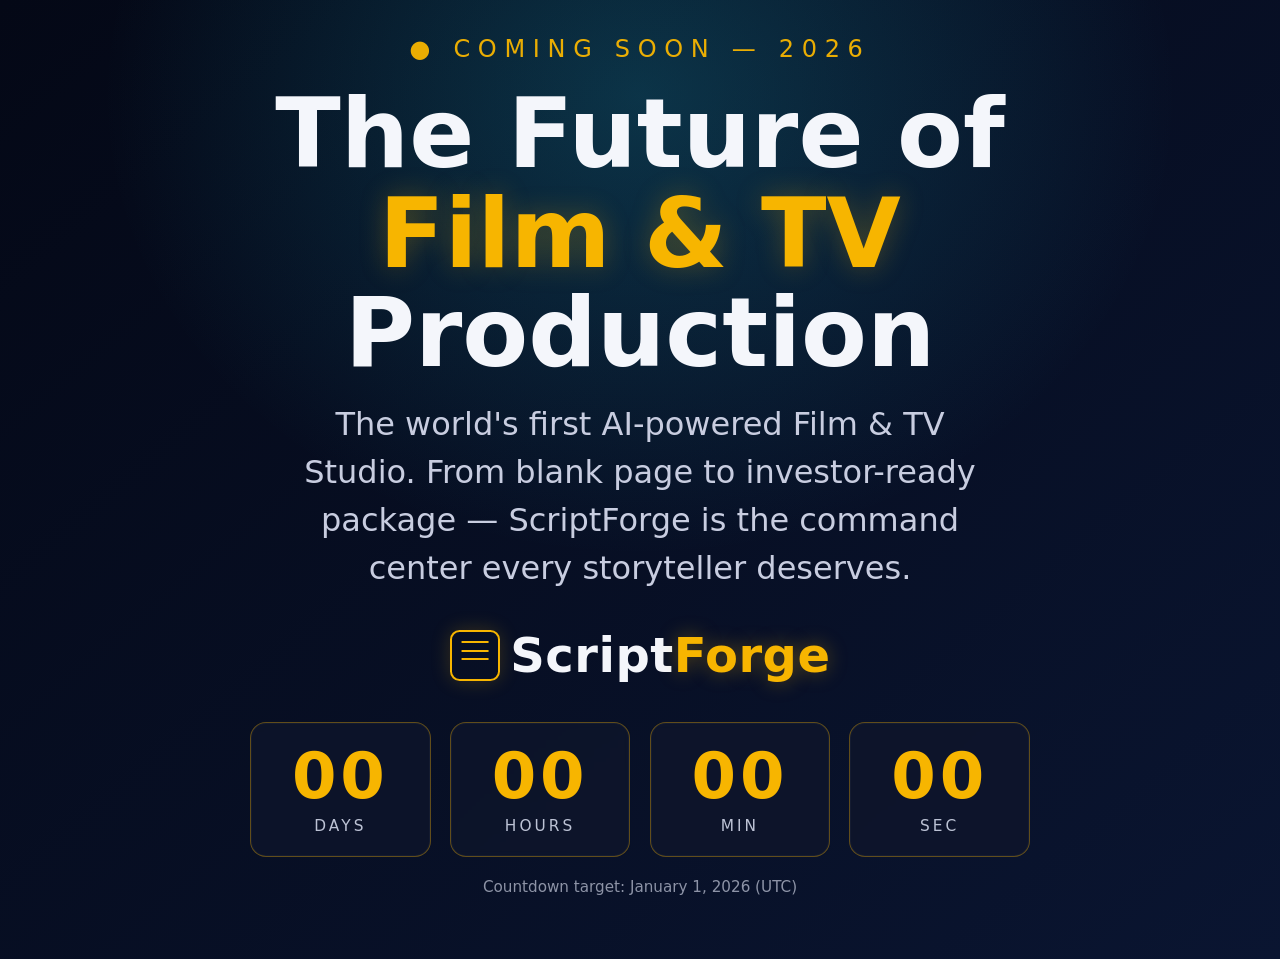
<file: index.html>
<!DOCTYPE html>
<html lang="en">
<head>
  <meta charset="UTF-8">
  <meta name="viewport" content="width=device-width, initial-scale=1">
  <title>ScriptForge | Coming Soon</title>
  <style>
    :root {
      --bg-1: #040816;
      --bg-2: #0a1531;
      --text: #f4f6fb;
      --muted: #c8cde0;
      --accent: #f7b500;
      --accent-2: #22d3ee;
      --card-bg: rgba(16, 22, 44, 0.74);
      --card-border: rgba(247, 181, 0, 0.36);
    }

    * { box-sizing: border-box; }

    body {
      margin: 0;
      min-height: 100vh;
      display: grid;
      place-items: center;
      color: var(--text);
      font-family: Inter, system-ui, -apple-system, Segoe UI, Roboto, Helvetica, Arial, sans-serif;
      background:
        radial-gradient(70% 80% at 50% 10%, rgba(34, 211, 238, 0.20), transparent 60%),
        linear-gradient(140deg, var(--bg-1), var(--bg-2));
      overflow-x: hidden;
    }

    .container {
      width: min(920px, 92vw);
      text-align: center;
      padding: 2.2rem 1rem 3rem;
    }

    .eyebrow {
      margin: 0;
      font-size: clamp(1rem, 2.2vw, 1.5rem);
      text-transform: uppercase;
      letter-spacing: 0.48rem;
      color: var(--accent);
      opacity: 0.95;
    }

    h1 {
      margin: 1.35rem auto 1rem;
      max-width: 18ch;
      line-height: 1.04;
      font-size: clamp(2rem, 8vw, 6rem);
      font-weight: 800;
    }

    .highlight {
      color: var(--accent);
      text-shadow: 0 0 28px rgba(247, 181, 0, 0.26);
    }

    .copy {
      margin: 0 auto;
      max-width: 33ch;
      color: var(--muted);
      font-size: clamp(1.1rem, 2.8vw, 2rem);
      line-height: 1.5;
    }

    .brand {
      display: inline-flex;
      align-items: center;
      gap: 0.65rem;
      margin: 2.2rem auto 2.4rem;
      font-size: clamp(1.8rem, 4vw, 3rem);
      font-weight: 700;
      letter-spacing: 0.01em;
    }

    .brand .forge {
      color: var(--accent);
      text-shadow: 0 0 20px rgba(247, 181, 0, 0.35);
    }

    .logo {
      width: 1.05em;
      height: 1.05em;
      border: 2px solid var(--accent);
      border-radius: 0.2em;
      position: relative;
      box-shadow: 0 0 20px rgba(247, 181, 0, 0.2);
    }

    .logo::before,
    .logo::after {
      content: '';
      position: absolute;
      left: 50%;
      transform: translateX(-50%);
      background: var(--accent);
    }

    .logo::before {
      top: 18%;
      width: 58%;
      height: 2px;
    }

    .logo::after {
      top: 38%;
      width: 58%;
      height: 2px;
      box-shadow: 0 8px 0 var(--accent);
    }

    .countdown {
      display: grid;
      grid-template-columns: repeat(4, minmax(110px, 1fr));
      gap: clamp(0.6rem, 1.8vw, 1.2rem);
      max-width: 780px;
      margin: 0 auto;
    }

    .time-box {
      background: var(--card-bg);
      border: 1px solid var(--card-border);
      border-radius: 16px;
      padding: clamp(1rem, 2vw, 1.3rem) 0.6rem;
      backdrop-filter: blur(3px);
      box-shadow: inset 0 0 0 1px rgba(255, 255, 255, 0.03);
    }

    .time-value {
      display: block;
      color: var(--accent);
      font-size: clamp(2rem, 6vw, 4rem);
      font-weight: 700;
      letter-spacing: 0.06em;
      line-height: 1;
      margin-bottom: 0.55rem;
    }

    .time-label {
      color: rgba(218, 224, 241, 0.86);
      text-transform: uppercase;
      letter-spacing: 0.2em;
      font-size: clamp(0.72rem, 1.2vw, 1rem);
    }

    .footnote {
      margin-top: 1.3rem;
      color: rgba(222, 227, 243, 0.62);
      font-size: 0.95rem;
    }

    @media (max-width: 680px) {
      .countdown {
        grid-template-columns: repeat(2, minmax(130px, 1fr));
      }

      .eyebrow {
        letter-spacing: 0.24rem;
      }
    }
  </style>
</head>
<body>
  <main class="container">
    <p class="eyebrow">● Coming Soon — 2026</p>
    <h1>The Future of <span class="highlight">Film &amp; TV</span> Production</h1>
    <p class="copy">The world&apos;s first AI-powered Film &amp; TV Studio. From blank page to investor-ready package — ScriptForge is the command center every storyteller deserves.</p>

    <div class="brand" aria-label="ScriptForge">
      <span class="logo" aria-hidden="true"></span>
      <span>Script<span class="forge">Forge</span></span>
    </div>

    <section class="countdown" aria-label="Countdown to ScriptForge launch">
      <article class="time-box">
        <span id="days" class="time-value">00</span>
        <span class="time-label">Days</span>
      </article>
      <article class="time-box">
        <span id="hours" class="time-value">00</span>
        <span class="time-label">Hours</span>
      </article>
      <article class="time-box">
        <span id="minutes" class="time-value">00</span>
        <span class="time-label">Min</span>
      </article>
      <article class="time-box">
        <span id="seconds" class="time-value">00</span>
        <span class="time-label">Sec</span>
      </article>
    </section>
    <p class="footnote">Countdown target: January 1, 2026 (UTC)</p>
  </main>

  <script>
    const launchDate = new Date('2026-01-01T00:00:00Z').getTime();

    function updateCountdown() {
      const now = Date.now();
      const distance = Math.max(launchDate - now, 0);

      const days = Math.floor(distance / (1000 * 60 * 60 * 24));
      const hours = Math.floor((distance / (1000 * 60 * 60)) % 24);
      const minutes = Math.floor((distance / (1000 * 60)) % 60);
      const seconds = Math.floor((distance / 1000) % 60);

      document.getElementById('days').textContent = String(days).padStart(2, '0');
      document.getElementById('hours').textContent = String(hours).padStart(2, '0');
      document.getElementById('minutes').textContent = String(minutes).padStart(2, '0');
      document.getElementById('seconds').textContent = String(seconds).padStart(2, '0');
    }

    updateCountdown();
    setInterval(updateCountdown, 1000);
  </script>
</body>
</html>
</file>
